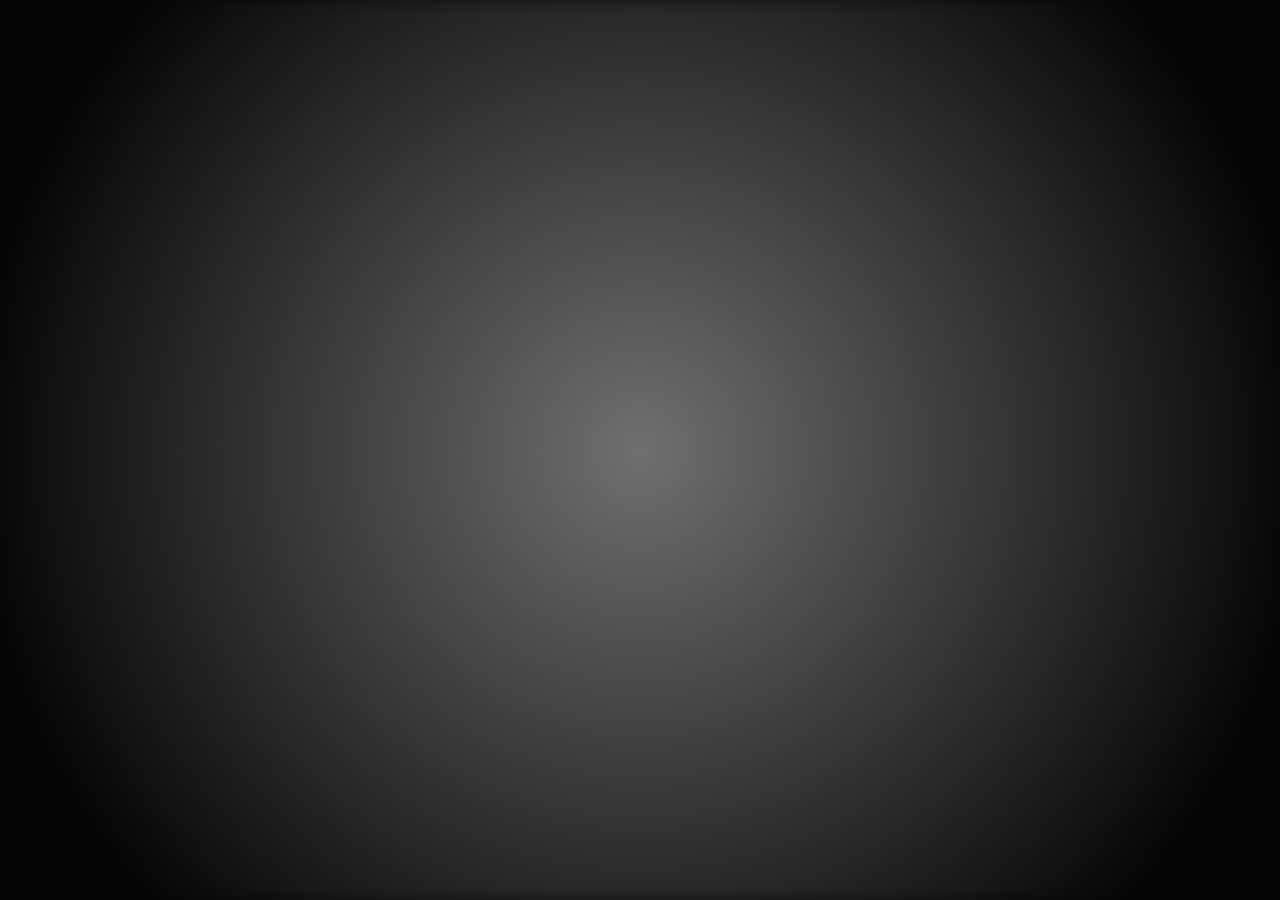
<file: index.html>
<!DOCTYPE html>
<html lang="ar" dir="rtl">
<head>
  <meta charset="UTF-8">
  <meta name="viewport" content="width=device-width, initial-scale=1.0">
  <title>H.B.D YA JOYAAAAA ❤️🫂</title>
  <style>
    * {
      margin: 0;
      padding: 0;
      box-sizing: border-box;
    }

    body {
      margin: 0;
      overflow: hidden;
      background: #050505;
      font-family: 'Segoe UI', Tahoma, Geneva, Verdana, sans-serif;
      direction: rtl;
      text-align: center;
      height: 100vh;
      width: 100vw;
    }

    #fireworksCanvas,
    #heartCanvas {
      position: absolute;
      top: 0;
      left: 0;
      width: 100%;
      height: 100%;
      pointer-events: none;
    }

    #fireworksCanvas {
      z-index: 1;
    }

    #heartCanvas {
      z-index: 2;
      opacity: 0;
      transition: opacity 1.5s ease-in-out;
    }

    .overlay {
      position: absolute;
      top: 0;
      left: 0;
      width: 100%;
      height: 100%;
      background: radial-gradient(circle at center, transparent 0%, #050505 85%);
      z-index: 3;
    }

    .content {
      position: relative;
      z-index: 4;
      width: 100%;
      height: 100%;
      display: flex;
      flex-direction: column;
      align-items: center;
      justify-content: center;
      color: white;
      opacity: 0;
      transition: opacity 1.5s ease-in-out;
    }

    h1 {
      font-size: 3rem;
      margin-bottom: 1rem;
      color: #d50000;
      text-shadow: 0 0 40px rgb(8, 0, 255);
      opacity: 0;
      transform: translateY(20px);
      transition: opacity 1.5s ease-in-out 0.5s, transform 1.5s ease-in-out 0.5s;
    }

    h1.show {
      opacity: 1;
      transform: translateY(0);
    }

    p {
      font-size: 1.3rem;
      color: #ee07d3;
      margin-bottom: 2.5rem;
      opacity: 0;
      transform: translateY(20px);
      transition: opacity 1.5s ease-in-out 1s, transform 1.5s ease-in-out 1s;
    }

    p.show {
      opacity: 1;
      transform: translateY(0);
    }

    .next-btn {
      background: linear-gradient(135deg, #ff0066, #cc0066);
      color: white;
      border: none;
      padding: 18px 50px;
      border-radius: 50px;
      font-size: 1.2rem;
      font-weight: bold;
      cursor: pointer;
      box-shadow: 0 10px 40px rgba(255, 0, 102, 0.8);
      transition: transform 0.2s, box-shadow 0.2s;
      opacity: 0;
      transform: translateY(20px);
      transition: opacity 1.5s ease-in-out 1.5s, transform 1.5s ease-in-out 1.5s;
    }

    .next-btn.show {
      opacity: 1;
      transform: translateY(0);
    }

    .next-btn:hover {
      transform: translateY(-3px);
      box-shadow: 0 15px 50px rgba(255, 0, 102, 1);
    }

    .next-btn:active {
      transform: translateY(-1px);
    }

    @media (max-width: 600px) {
      h1 { font-size: 2rem; }
      p { font-size: 1rem; }
    }
  </style>
</head>
<body>

  <canvas id="fireworksCanvas"></canvas>
  <canvas id="heartCanvas"></canvas>
  <div class="overlay"></div>

  <div class="content">
    <h1>❤️🫂 H.B.D YA JOYAAAAA </h1> 
    <p>مفاجأة خاصة ليكي يا حبيبي ❤️</p>
    <button class="next-btn" onclick="goToMessage()">بصباعك المقنن ودوسي هنا ❤️➡️</button>
  </div>

  <script>
    // ==================== الألعاب النارية القوية ====================
    const fwCanvas = document.getElementById('fireworksCanvas');
    const fwCtx = fwCanvas.getContext('2d');
    fwCanvas.width = window.innerWidth;
    fwCanvas.height = window.innerHeight;

    fwCtx.shadowBlur = 15;
    fwCtx.shadowColor = '#ffffff';

    let fwParticles = [];

    const vividColors = [
      '#ff00ff', '#00ffff', '#ffff00', '#ff0066', '#00ff00',
      '#ff9900', '#9900ff', '#00ffcc', '#ffffff', '#ff3366'
    ];

    class FWParticle {
      constructor(x, y, color) {
        this.x = x;
        this.y = y;
        this.color = color;
        this.size = Math.random() * 3 + 2;
        const angle = Math.random() * Math.PI * 2;
        const speed = Math.random() * 10 + 5;
        this.speedX = Math.cos(angle) * speed;
        this.speedY = Math.sin(angle) * speed;
        this.alpha = 1;
        this.decay = Math.random() * 0.015 + 0.01;
        this.gravity = 0.15;
      }
      update() {
        this.x += this.speedX;
        this.y += this.speedY;
        this.speedY += this.gravity;
        this.alpha -= this.decay;
        this.size *= 0.96;
      }
      draw() {
        fwCtx.globalAlpha = this.alpha;
        fwCtx.fillStyle = this.color;
        fwCtx.shadowBlur = 20;
        fwCtx.shadowColor = this.color;
        fwCtx.beginPath();
        fwCtx.arc(this.x, this.y, this.size, 0, Math.PI * 2);
        fwCtx.fill();
        fwCtx.shadowBlur = 0;
      }
    }

    function createFirework(x, y) {
      const color = vividColors[Math.floor(Math.random() * vividColors.length)];
      const particleCount = 80 + Math.floor(Math.random() * 40);
      for (let i = 0; i < particleCount; i++) {
        fwParticles.push(new FWParticle(x, y, color));
      }
    }

    // ==================== القلب المتوهج (يظهر بعد 12 ثانية) ====================
    const hCanvas = document.getElementById('heartCanvas');
    const hCtx = hCanvas.getContext('2d');
    hCanvas.width = window.innerWidth;
    hCanvas.height = window.innerHeight;

    let heartParticles = [];
    const heartPoints = [];

    function createHeartShape() {
      heartPoints.length = 0;
      const centerX = hCanvas.width / 2;
      const centerY = hCanvas.height / 2 - 60;
      const scale = 22;

      for (let t = 0; t < Math.PI * 2; t += 0.02) {
        const x = 16 * Math.pow(Math.sin(t), 3);
        const y = -(13 * Math.cos(t) - 5 * Math.cos(2 * t) - 2 * Math.cos(3 * t) - Math.cos(4 * t));
        heartPoints.push({
          x: centerX + x * scale,
          y: centerY + y * scale
        });
      }
    }

    class HeartParticle {
      constructor() {
        this.init();
      }

      init() {
        const point = heartPoints[Math.floor(Math.random() * heartPoints.length)];
        this.x = point.x + (Math.random() - 0.5) * 30;
        this.y = point.y + (Math.random() - 0.5) * 30;
        this.targetX = point.x;
        this.targetY = point.y;
        this.size = Math.random() * 3 + 1;
        this.speed = Math.random() * 0.04 + 0.02;
        this.color = `hsl(${Math.random() * 40 + 130}, 100%, 50%)`;
        this.alpha = Math.random();
      }

      update() {
        const dx = this.targetX - this.x;
        const dy = this.targetY - this.y;
        this.x += dx * this.speed;
        this.y += dy * this.speed;
        this.x += (Math.random() - 0.5) * 0.6;
        this.y += (Math.random() - 0.5) * 0.6;
      }

      draw() {
        hCtx.globalAlpha = this.alpha;
        hCtx.fillStyle = this.color;
        hCtx.shadowBlur = 15;
        hCtx.shadowColor = this.color;
        hCtx.beginPath();
        hCtx.arc(this.x, this.y, this.size, 0, Math.PI * 2);
        hCtx.fill();
        hCtx.shadowBlur = 0;
      }
    }

    function initHeartParticles() {
      heartParticles = [];
      for (let i = 0; i < 350; i++) {
        heartParticles.push(new HeartParticle());
      }
    }

    // ==================== الحركات ====================
    function animate() {
      fwCtx.fillStyle = 'rgba(5, 5, 5, 0.25)';
      fwCtx.fillRect(0, 0, fwCanvas.width, fwCanvas.height);

      hCtx.fillStyle = 'rgba(5, 5, 5, 0.2)';
      hCtx.fillRect(0, 0, hCanvas.width, hCanvas.height);

      hCtx.strokeStyle = 'rgba(0, 255, 136, 0.15)';
      hCtx.lineWidth = 2;
      hCtx.beginPath();
      if (heartPoints.length > 0) {
        hCtx.moveTo(heartPoints[0].x, heartPoints[0].y);
        for (let i = 1; i < heartPoints.length; i++) {
          hCtx.lineTo(heartPoints[i].x, heartPoints[i].y);
        }
        hCtx.closePath();
        hCtx.stroke();
      }

      for (let i = fwParticles.length - 1; i >= 0; i--) {
        fwParticles[i].update();
        fwParticles[i].draw();
        if (fwParticles[i].alpha <= 0 || fwParticles[i].size < 0.3) {
          fwParticles.splice(i, 1);
        }
      }

      heartParticles.forEach(p => {
        p.update();
        p.draw();
      });

      if (Math.random() < 0.03) {
        createFirework(
          Math.random() * fwCanvas.width,
          Math.random() * fwCanvas.height / 2
        );
      }

      requestAnimationFrame(animate);
    }

    window.addEventListener('resize', () => {
      fwCanvas.width = window.innerWidth;
      fwCanvas.height = window.innerHeight;
      hCanvas.width = window.innerWidth;
      hCanvas.height = window.innerHeight;
      createHeartShape();
      initHeartParticles();
    });

    createHeartShape();
    initHeartParticles();
    animate();

    // بعد 12 ثانية يظهر القلب والمحتوى
    setTimeout(() => {
      document.getElementById('heartCanvas').style.opacity = '1';
      document.querySelector('.content').style.opacity = '1';
      document.querySelector('h1').classList.add('show');
      document.querySelector('p').classList.add('show');
      document.querySelector('.next-btn').classList.add('show');
    }, 12000);

    function goToMessage() {
      window.location.href = "message.html";
    }
  </script>
</body>
</html>
</file>
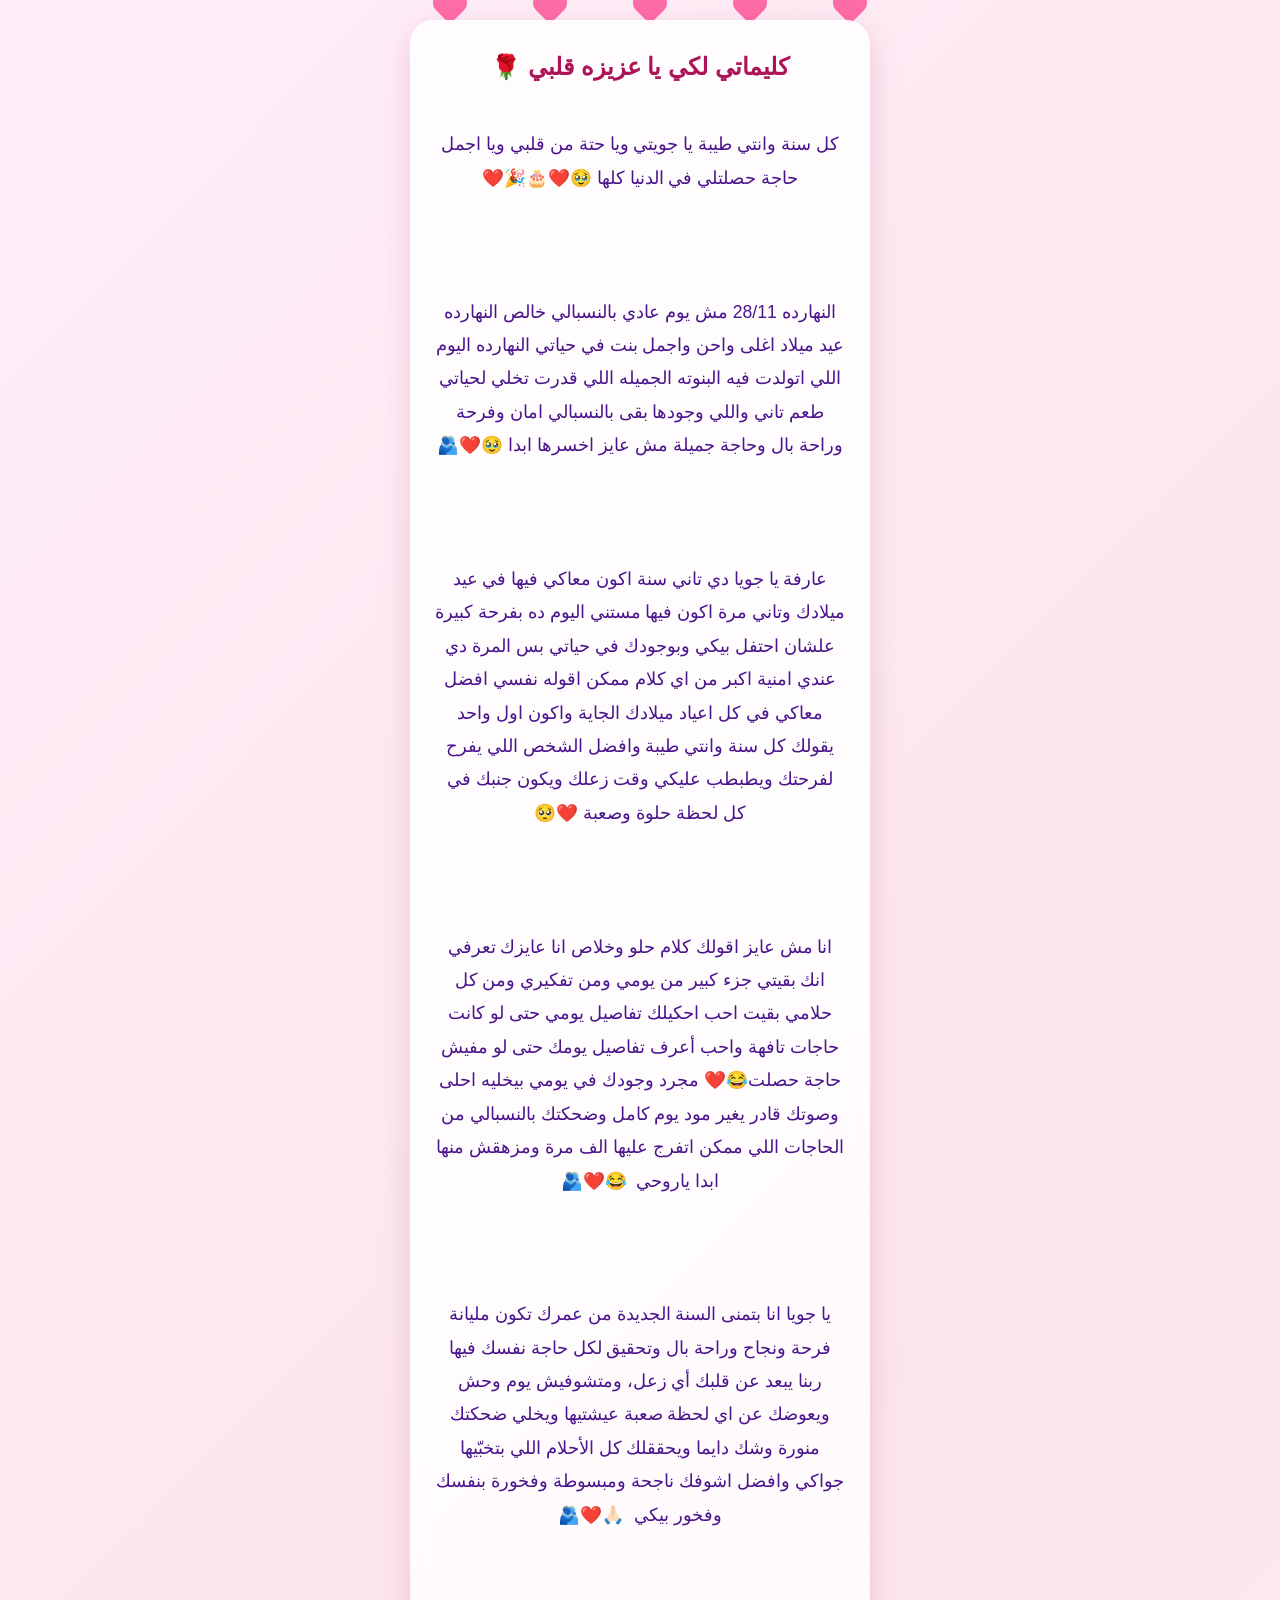
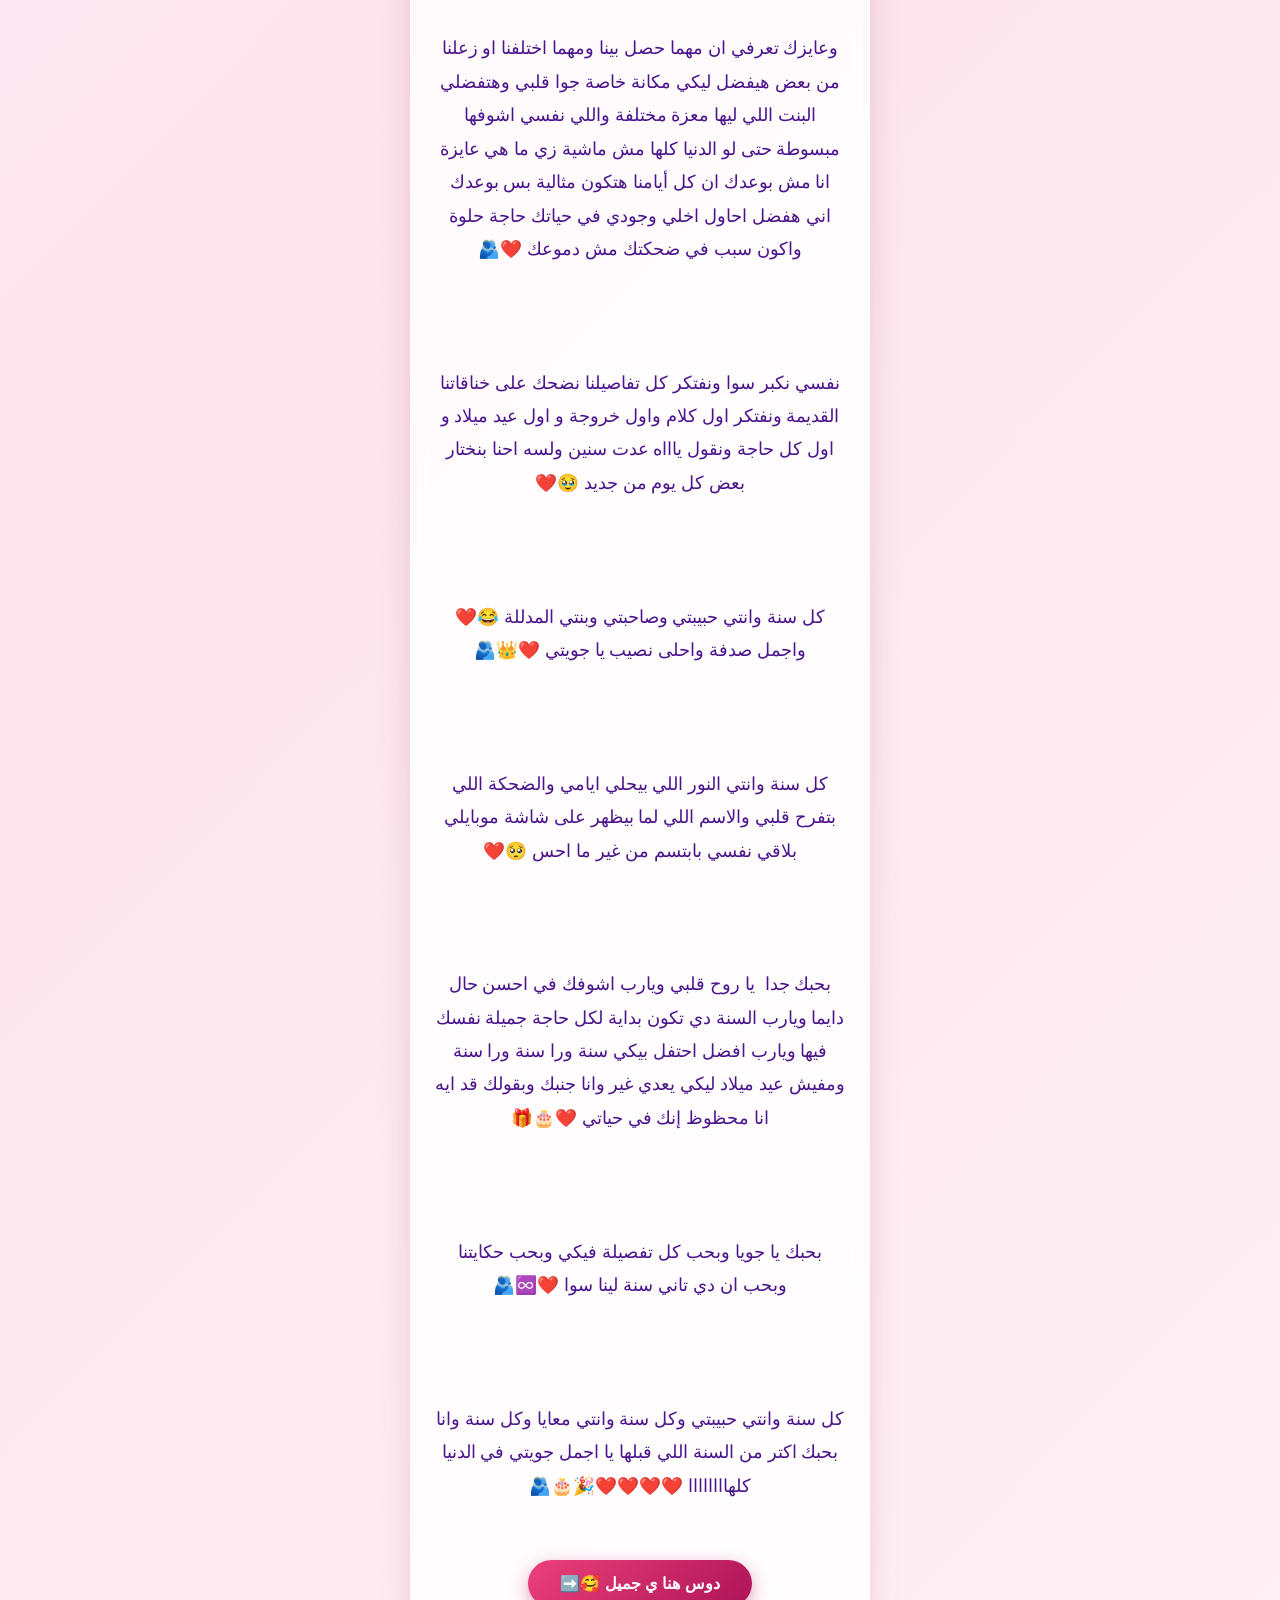
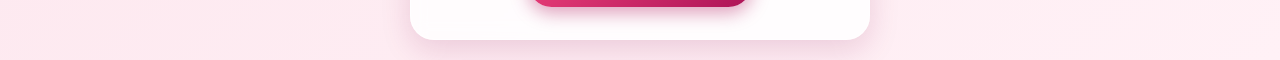
<file: message.html>
<!DOCTYPE html>
<html lang="ar" dir="rtl">
<head>
  <meta charset="UTF-8">
  <meta name="viewport" content="width=device-width, initial-scale=1.0">
  <title>كلماتي لك يا حبيبة قلبي</title>
  <link rel="stylesheet" href="style.css">
</head>
<body>

  <!-- صفحة الكلمات -->
  <div class="page" id="page2">
    <div class="hearts-container">
      <div class="heart" style="--i:1"></div>
      <div class="heart" style="--i:2"></div>
      <div class="heart" style="--i:3"></div>
      <div class="heart" style="--i:4"></div>
      <div class="heart" style="--i:5"></div>
    </div>

    <div class="content message-card">
      <h2>كليماتي لكي يا عزيزه قلبي  🌹</h2>
      <div class="message-text">
كل سنة وانتي طيبة يا جويتي ويا حتة من قلبي ويا اجمل حاجة حصلتلي في الدنيا كلها 🥹❤️🎂🎉❤️<br><br>

النهارده 28/11 مش يوم عادي بالنسبالي خالص النهارده عيد ميلاد اغلى واحن واجمل بنت في حياتي النهارده اليوم اللي اتولدت فيه البنوته الجميله اللي قدرت تخلي لحياتي طعم تاني واللي وجودها بقى بالنسبالي امان وفرحة وراحة بال وحاجة جميلة مش عايز اخسرها ابدا 🥹❤️🫂<br><br>

عارفة يا جويا دي تاني سنة اكون معاكي فيها في عيد ميلادك وتاني مرة اكون فيها مستني اليوم ده بفرحة كبيرة علشان احتفل بيكي وبوجودك في حياتي بس المرة دي عندي امنية اكبر من اي كلام ممكن اقوله نفسي افضل معاكي في كل اعياد ميلادك الجاية واكون اول واحد يقولك كل سنة وانتي طيبة وافضل الشخص اللي يفرح لفرحتك ويطبطب عليكي وقت زعلك ويكون جنبك في كل لحظة حلوة وصعبة ❤️🥺<br><br>

انا مش عايز اقولك كلام حلو وخلاص انا عايزك تعرفي انك بقيتي جزء كبير من يومي ومن تفكيري ومن كل حلامي بقيت احب احكيلك تفاصيل يومي حتى لو كانت حاجات تافهة واحب أعرف تفاصيل يومك حتى لو مفيش حاجة حصلت😂❤️ مجرد وجودك في يومي بيخليه احلى وصوتك قادر يغير مود يوم كامل وضحكتك بالنسبالي من الحاجات اللي ممكن اتفرج عليها الف مرة ومزهقش منها ابدا ياروحي  😂❤️🫂<br><br>

يا جويا انا بتمنى السنة الجديدة من عمرك تكون مليانة فرحة ونجاح وراحة بال وتحقيق لكل حاجة نفسك فيها ربنا يبعد عن قلبك أي زعل، ومتشوفيش يوم وحش ويعوضك عن اي لحظة صعبة عيشتيها ويخلي ضحكتك منورة وشك دايما ويحققلك كل الأحلام اللي بتخبّيها جواكي وافضل اشوفك ناجحة ومبسوطة وفخورة بنفسك وفخور بيكي  🙏🏻❤️🫂<br><br>

وعايزك تعرفي ان مهما حصل بينا ومهما اختلفنا او زعلنا من بعض هيفضل ليكي مكانة خاصة جوا قلبي وهتفضلي البنت اللي ليها معزة مختلفة واللي نفسي اشوفها مبسوطة حتى لو الدنيا كلها مش ماشية زي ما هي عايزة انا مش بوعدك ان كل أيامنا هتكون مثالية بس بوعدك اني هفضل احاول اخلي وجودي في حياتك حاجة حلوة واكون سبب في ضحكتك مش دموعك ❤️🫂<br><br>

نفسي نكبر سوا ونفتكر كل تفاصيلنا نضحك على خناقاتنا القديمة ونفتكر اول كلام واول خروجة و اول عيد ميلاد و اول كل حاجة ونقول ياااه عدت سنين ولسه احنا بنختار بعض كل يوم من جديد 🥹❤️<br><br>

كل سنة وانتي حبيبتي وصاحبتي وبنتي المدللة 😂❤️ واجمل صدفة واحلى نصيب يا جويتي ❤️👑🫂<br><br>

كل سنة وانتي النور اللي بيحلي ايامي والضحكة اللي بتفرح قلبي والاسم اللي لما بيظهر على شاشة موبايلي بلاقي نفسي بابتسم من غير ما احس 🥺❤️<br><br>

بحبك جدا  يا روح قلبي ويارب اشوفك في احسن حال دايما ويارب السنة دي تكون بداية لكل حاجة جميلة نفسك فيها ويارب افضل احتفل بيكي سنة ورا سنة ورا سنة ومفيش عيد ميلاد ليكي يعدي غير وانا جنبك وبقولك قد ايه انا محظوظ إنك في حياتي ❤️🎂🎁<br><br>

بحبك يا جويا وبحب كل تفصيلة فيكي وبحب حكايتنا وبحب ان دي تاني سنة لينا سوا ❤️♾️🫂<br><br>

كل سنة وانتي حبيبتي وكل سنة وانتي معايا وكل سنة وانا بحبك اكتر من السنة اللي قبلها يا اجمل جويتي في الدنيا كلهاااااااا ❤️❤️❤️❤️🎉🎂🫂
      </div>
      <button class="next-btn" onclick="goToPage(3)">دوس هنا ي جميل 🥰➡️</button>
    </div>
  </div>

  <script src="script.js"></script>
</body>
</html>
</file>
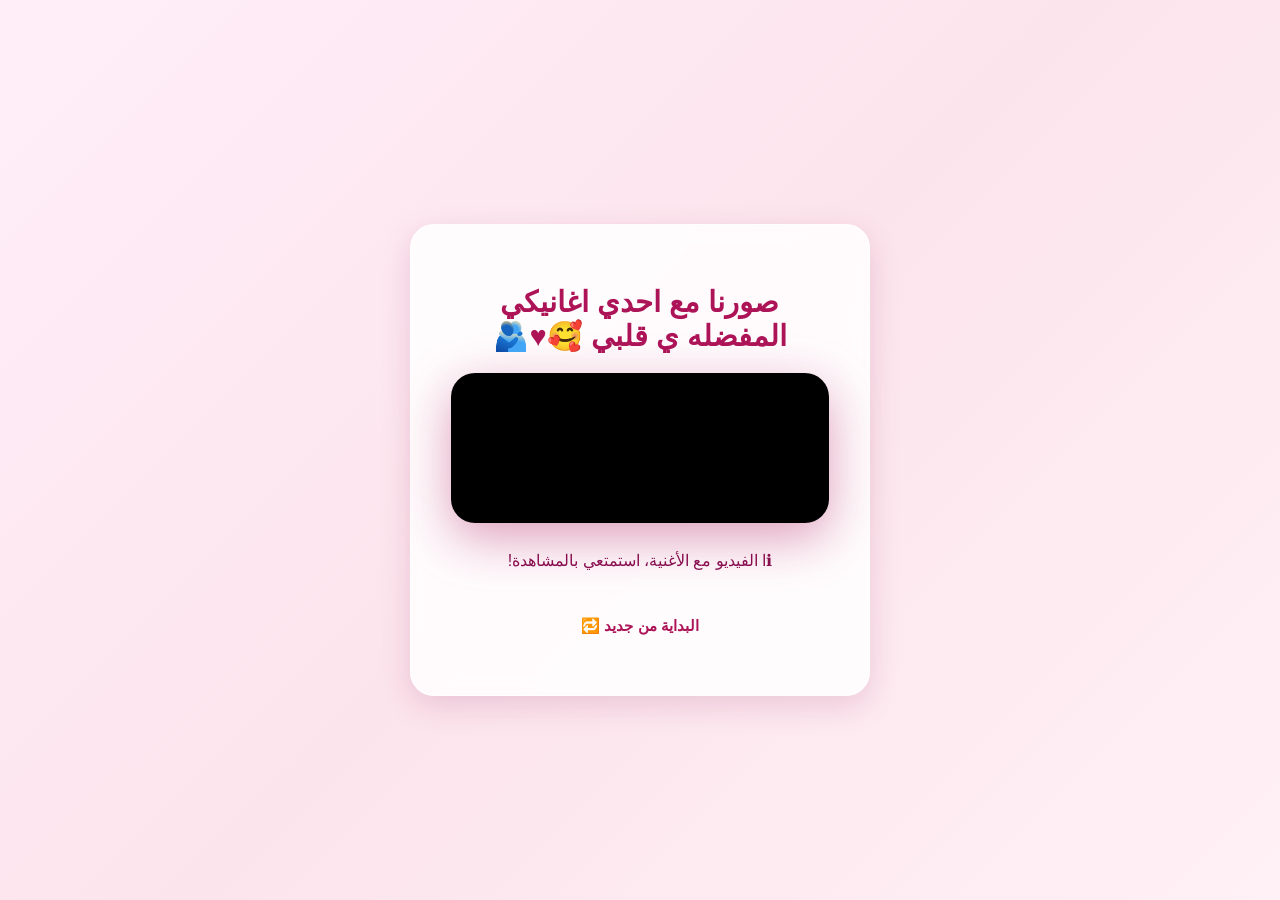
<file: surprise.html>
<!DOCTYPE html>
<html lang="ar" dir="rtl">
<head>
  <meta charset="UTF-8">
  <meta name="viewport" content="width=device-width, initial-scale=1.0">
  <title>صور وفيديو لنا يا حبيبتي</title>
  <link rel="stylesheet" href="style.css">
</head>
<body>

  <!-- صفحة الفيديو والصور -->
  <div class="page" id="page3">
    <div class="content surprise-card">
      <h2>صورنا مع احدي اغانيكي المفضله ي قلبي 🥰♥️🫂</h2>

      <!-- فيديو يوتيوب مدمج -->
      <div class="video-container">
        <iframe class="surprise-video" 
                src="https://www.youtube.com/embed/YA3OCCHYor8?autoplay=1&mute=0" 
                title="فيديو عيد ميلاد" 
                frameborder="0" 
                allow="accelerometer; autoplay; clipboard-write; encrypted-media; gyroscope; picture-in-picture" 
                allowfullscreen>
        </iframe>
      </div>

      <p class="video-hint">
        ℹا الفيديو مع الأغنية، استمتعي بالمشاهدة!
      </p>

      <div style="margin-top: 1.5rem;">
        <a href="index.html" class="back-btn">البداية من جديد 🔁</a>
      </div>
    </div>
  </div>

</body>
</html>
</file>
<file: style.css>
/* تصميم مشترك لكل الصفحات */
* {
  box-sizing: border-box;
  margin: 0;
  padding: 0;
}

html {
  scroll-behavior: smooth;
}

body {
  font-family: "Segoe UI", Tahoma, Geneva, Verdana, sans-serif;
  background: linear-gradient(135deg, #ffeef8, #fce4ec, #fff1f6);
  min-height: 100vh;
  display: flex;
  justify-content: center;
  align-items: center;
  color: #880e4f;
  direction: rtl;
  text-align: center;
  overflow-x: hidden;
}

/* الصفحة */
.page {
  width: 100%;
  max-width: 500px;
  padding: 20px;
  display: flex;
  flex-direction: column;
  align-items: center;
  justify-content: center;
  min-height: 100vh;
  position: relative;
}

/* توسيع صفحة الفيديو بشكل كبير جدا */
#page3 .page {
  max-width: 100%;        /* ملء عرض الشاشة بالكامل */
  padding: 60px 20px;
  justify-content: flex-start; /* المحتوى من فوق */
}

/* المحتوى */
.content {
  background: rgba(255, 255, 255, 0.85);
  border-radius: 24px;
  padding: 32px 24px;
  box-shadow: 0 10px 30px rgba(136, 14, 79, 0.15);
  backdrop-filter: blur(8px);
  border: 1px solid rgba(255, 255, 255, 0.6);
  max-width: 100%;
  position: relative;
  z-index: 2;
}

/* توسيع المحتوى في صفحة الفيديو */
#page3 .content {
  max-width: 1200px;      /* كبر جدا للصفحة الثالثة */
  padding: 60px 40px;
  margin-top: 20px;
}

h1 {
  font-size: 1.8rem;
  margin-bottom: 8px;
  color: #ad1457;
}

h2 {
  font-size: 1.5rem;
  margin-bottom: 16px;
  color: #ad1457;
}

.subtitle {
  color: #c2185b;
  font-size: 1rem;
  margin-bottom: 24px;
}

/* زر التالي */
.next-btn {
  background: linear-gradient(135deg, #ec407a, #ad1457);
  color: white;
  border: none;
  padding: 14px 32px;
  border-radius: 50px;
  font-size: 1rem;
  font-weight: bold;
  cursor: pointer;
  box-shadow: 0 6px 18px rgba(173, 20, 87, 0.4);
  transition: transform 0.2s, box-shadow 0.2s;
}

.next-btn:hover {
  transform: translateY(-3px);
  box-shadow: 0 10px 25px rgba(173, 20, 87, 0.6);
}

.next-btn:active {
  transform: translateY(-1px);
}

/* عودة للبداية */
.back-btn {
  display: inline-block;
  margin-top: 12px;
  color: #ad1457;
  text-decoration: none;
  font-weight: bold;
  font-size: 0.95rem;
}

/* كرت الرسالة */
.message-card h2 {
  margin-bottom: 14px;
}

.message-text {
  font-size: 1.1rem;
  line-height: 1.9;
  color: #4a148c;
  margin-bottom: 24px;
  white-space: pre-wrap;
}

/* كرت المفاجأة (الصور/الفيديو) */
.surprise-card h2 {
  margin-bottom: 20px;
  font-size: 1.8rem;
}

.surprise-card {
  max-width: 100%;        /* ملء العرض بالكامل */
  margin: 0 auto;
  padding: 50px 30px;
  text-align: center;
}

/* الفيديو كبير وواضح */
.surprise-video {
  width: 100%;
  max-width: 1100px;      /* حجم كبير جدا */
  height: auto;
  border-radius: 24px;
  margin-bottom: 24px;
  box-shadow: 0 15px 50px rgba(173, 20, 87, 0.4);
  background: #000;
  display: block;
  margin-left: auto;
  margin-right: auto;
}

/*فيديوHint متناسب */
.video-hint {
  font-size: 1rem;
  color: #880e4f;
  margin-bottom: 30px;
  max-width: 1000px;
  margin-left: auto;
  margin-right: auto;
  line-height: 1.7;
  text-align: center;
}

/* البالونات في الصفحة الأولى */
.balloon {
  position: absolute;
  width: 34px;
  height: 46px;
  background: #ff4d94;
  border-radius: 50% 50% 45% 45%;
  opacity: 0.9;
  animation: float linear infinite;
  z-index: 1;
}

.balloon::after {
  content: "";
  position: absolute;
  bottom: -6px;
  left: 50%;
  width: 2px;
  height: 10px;
  background: #d81b60;
  transform: translateX(-50%);
}

@keyframes float {
  0% { transform: translateY(0) rotate(0deg); }
  25% { transform: translateY(-15px) rotate(2deg); }
  50% { transform: translateY(-30px) rotate(-2deg); }
  75% { transform: translateY(-15px) rotate(2deg); }
  100% { transform: translateY(0) rotate(0deg); }
}

.balloon:nth-child(1) { left: 10%; animation-duration: 4s; animation-delay: 0s; background: #ff4d94; }
.balloon:nth-child(2) { left: 22%; animation-duration: 5s; animation-delay: 0.5s; background: #f06292; }
.balloon:nth-child(3) { left: 34%; animation-duration: 4.5s; animation-delay: 1s; background: #ec407a; }
.balloon:nth-child(4) { left: 46%; animation-duration: 5.5s; animation-delay: 0.2s; background: #ad1457; }
.balloon:nth-child(5) { left: 58%; animation-duration: 4s; animation-delay: 0.8s; background: #f06292; }
.balloon:nth-child(6) { left: 70%; animation-duration: 5s; animation-delay: 1.2s; background: #ff4d94; }
.balloon:nth-child(7) { left: 82%; animation-duration: 4.5s; animation-delay: 0.4s; background: #ec407a; }
.balloon:nth-child(8) { left: 12%; animation-duration: 5.5s; animation-delay: 1.6s; background: #ad1457; }
.balloon:nth-child(9) { left: 78%; animation-duration: 4s; animation-delay: 2s; background: #f06292; }
.balloon:nth-child(10) { left: 60%; animation-duration: 5s; animation-delay: 0.9s; background: #ff4d94; }

/* القلوب في صفحة الكلمات */
.hearts-container {
  position: absolute;
  top: 0;
  left: 0;
  width: 100%;
  height: 100%;
  pointer-events: none;
  z-index: 1;
  overflow: hidden;
}

.heart {
  position: absolute;
  width: 20px;
  height: 20px;
  background: #ff4d94;
  transform: rotate(45deg);
  opacity: 0.8;
  animation: heart-float linear infinite;
}

.heart::before,
.heart::after {
  content: "";
  position: absolute;
  width: 20px;
  height: 20px;
  background: #ff4d94;
  border-radius: 50%;
}

.heart::before { top: -10px; left: 0; }
.heart::after { top: 0; left: -10px; }

@keyframes heart-float {
  0% { transform: translateY(0) rotate(45deg); opacity: 0; }
  20% { opacity: 0.8; }
  80% { opacity: 0.8; }
  100% { transform: translateY(-120px) rotate(45deg); opacity: 0; }
}

.heart:nth-child(1) { left: 10%; animation-duration: 4s; animation-delay: 0s; }
.heart:nth-child(2) { left: 30%; animation-duration: 5s; animation-delay: 1s; }
.heart:nth-child(3) { left: 50%; animation-duration: 4.5s; animation-delay: 2s; }
.heart:nth-child(4) { left: 70%; animation-duration: 5.5s; animation-delay: 0.5s; }
.heart:nth-child(5) { left: 90%; animation-duration: 4s; animation-delay: 3s; }

/* توافق الموبايل */
@media (max-width: 768px) {
  h1 { font-size: 1.4rem; }
  h2 { font-size: 1.2rem; }
  .content { padding: 24px 16px; }
  .balloon { width: 26px; height: 34px; }
  
  #page3 .page {
    padding: 30px 10px;
  }
  #page3 .content {
    max-width: 100%;
    padding: 30px 20px;
  }
  #page3 .surprise-card {
    padding: 30px 20px;
  }
  .surprise-video {
    max-width: 100%;
  }
}
</file>
